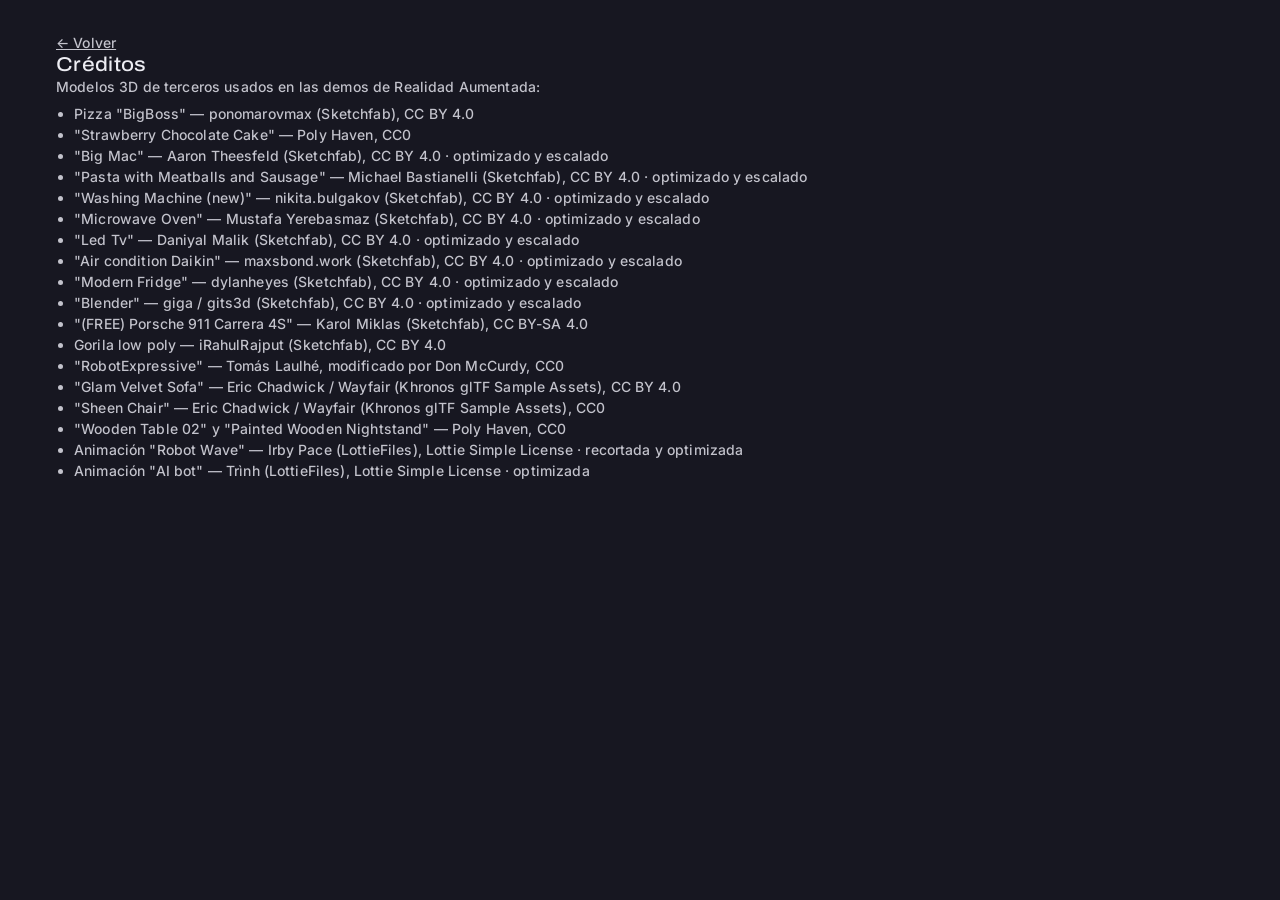
<file: creditos.html>
<!DOCTYPE html>
<html lang="es">
<head>
  <meta charset="UTF-8" />
  <meta name="viewport" content="width=device-width, initial-scale=1, viewport-fit=cover" />
  <title>Créditos · Bruno Rodríguez</title>
  <meta name="robots" content="noindex" />
  <meta name="theme-color" content="#0e1116" />
  <link rel="icon" href="assets/icon.svg?v=2" type="image/svg+xml" />
  <link rel="apple-touch-icon" href="assets/apple-touch-icon.png" />
  <link href="https://fonts.googleapis.com/css2?family=Archivo:wdth,wght@100..125,300..700&family=Inter:wght@300..700&display=swap" rel="stylesheet" />
  <link rel="stylesheet" href="style.css?v=46" />
  <script src="data.js?v=46" defer></script>
</head>
<body>
  <main class="wrap pie" style="border-top: 0; font-size: 14px;">
    <p><a href="./">← Volver</a></p>
    <h1 style="font-size: 20px; color: var(--texto, #fff);">Créditos</h1>
    <p>Modelos 3D de terceros usados en las demos de Realidad Aumentada:</p>
    <ul id="creditos"></ul>
  </main>
  <script>
    addEventListener('DOMContentLoaded', () => {
      for (const cr of window.CV.creditos) {
        const li = document.createElement('li');
        li.textContent = cr;
        document.getElementById('creditos').append(li);
      }
    });
  </script>
</body>
</html>
</file>
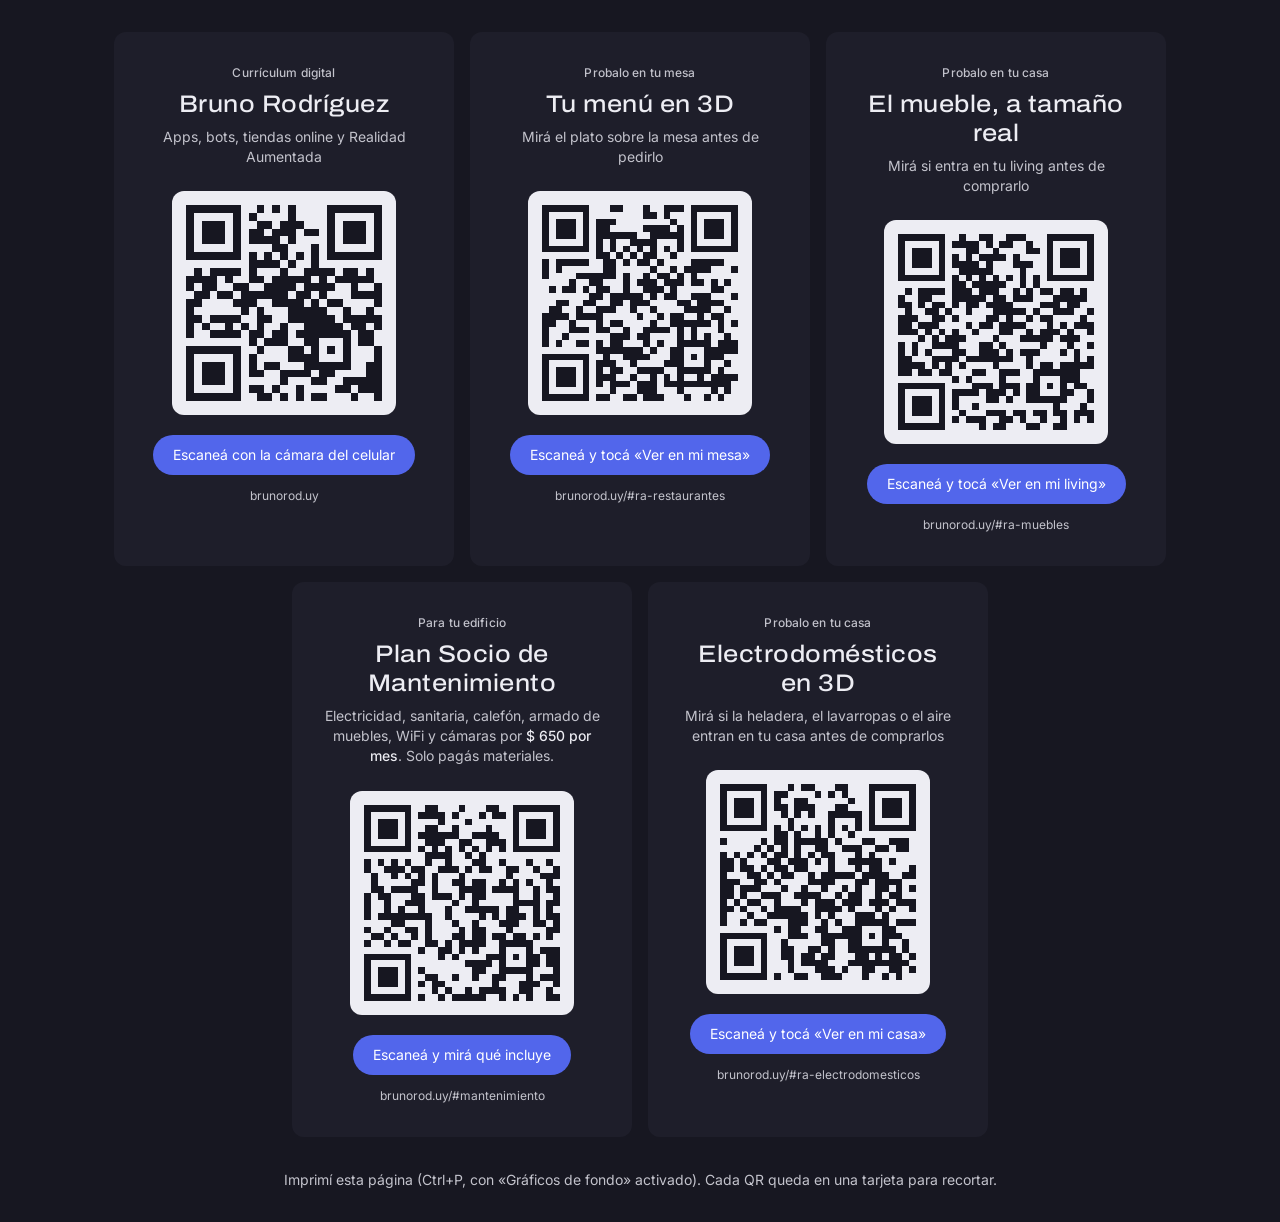
<file: qr.html>
<!DOCTYPE html>
<html lang="es">
<head>
  <meta charset="UTF-8" />
  <meta name="viewport" content="width=device-width, initial-scale=1" />
  <title>QR para imprimir · Bruno Rodríguez</title>
  <meta name="robots" content="noindex" />
  <link rel="icon" href="assets/icon.svg?v=2" type="image/svg+xml" />
  <link rel="apple-touch-icon" href="assets/apple-touch-icon.png" />
  <link rel="preconnect" href="https://fonts.googleapis.com" />
  <link rel="preconnect" href="https://fonts.gstatic.com" crossorigin />
  <link href="https://fonts.googleapis.com/css2?family=Archivo:wdth,wght@100..125,300..700&family=Inter:wght@300..700&display=swap" rel="stylesheet" />
  <style>
    /* Estilo Mercury: fondo onyx, tarjetas grafito, QR sobre placa marfil y una sola píldora cobalto por tarjeta. */
    :root {
      --fondo: #171721; --panel: #1e1e2a; --suave: #c3c3cc; --texto: #ededf3; --acento: #5266eb;
      --titulos: Archivo, Inter, system-ui, sans-serif;
    }
    * { box-sizing: border-box; }
    body { margin: 0; padding: 32px 16px; background: var(--fondo); color: var(--texto); font: 400 16px/1.5 Inter, system-ui, sans-serif; -webkit-print-color-adjust: exact; print-color-adjust: exact; }
    p { margin: 0; }
    .hoja { display: flex; flex-wrap: wrap; gap: 16px; justify-content: center; max-width: 1200px; margin: 0 auto; }
    .tarjeta { width: 340px; max-width: 100%; background: var(--panel); border-radius: 12px; padding: 32px; text-align: center; display: flex; flex-direction: column; align-items: center; }
    .kicker { color: var(--suave); font-size: 12px; font-weight: 480; letter-spacing: 0.01em; }
    h1 { margin: 8px 0 0; font-family: var(--titulos); font-stretch: 112%; font-weight: 480; font-size: 24px; line-height: 1.2; letter-spacing: 0.02em; }
    .desc { margin-top: 8px; color: var(--suave); font-size: 14px; line-height: 1.45; }
    .desc strong { color: var(--texto); font-weight: 480; }
    .placa { margin: 24px auto 20px; background: var(--texto); padding: 14px; border-radius: 12px; }
    .placa img { width: 196px; height: 196px; display: block; }
    .pildora { display: inline-flex; align-items: center; justify-content: center; min-height: 40px; padding: 8px 20px; border-radius: 24px; line-height: 1.3; text-align: center; white-space: nowrap; background: var(--acento); color: #fff; font-size: 14px; }
    .url { font-size: 12px; color: var(--suave); margin-top: 12px; word-break: break-all; }
    .ayuda { text-align: center; color: var(--suave); font-size: 14px; margin-top: 32px; }
    @media print {
      body { padding: 0; }
      .tarjeta { break-inside: avoid; outline: 1px dashed #70707d; }
      .ayuda { display: none; }
    }
  </style>
</head>
<body>
  <div class="hoja">
    <div class="tarjeta">
      <p class="kicker">Currículum digital</p>
      <h1>Bruno Rodríguez</h1>
      <p class="desc">Apps, bots, tiendas online y Realidad Aumentada</p>
      <div class="placa"><img src="assets/qr-web.svg" alt="QR a brunorod.uy" /></div>
      <span class="pildora">Escaneá con la cámara del celular</span>
      <p class="url">brunorod.uy</p>
    </div>
    <div class="tarjeta">
      <p class="kicker">Probalo en tu mesa</p>
      <h1>Tu menú en 3D</h1>
      <p class="desc">Mirá el plato sobre la mesa antes de pedirlo</p>
      <div class="placa"><img src="assets/qr-ra-restaurantes.svg" alt="QR a la demo de Realidad Aumentada para restaurantes" /></div>
      <span class="pildora">Escaneá y tocá «Ver en mi mesa»</span>
      <p class="url">brunorod.uy/#ra-restaurantes</p>
    </div>
    <div class="tarjeta">
      <p class="kicker">Probalo en tu casa</p>
      <h1>El mueble, a tamaño real</h1>
      <p class="desc">Mirá si entra en tu living antes de comprarlo</p>
      <div class="placa"><img src="assets/qr-ra-muebles.svg" alt="QR a la demo de Realidad Aumentada para mueblerías e inmobiliarias" /></div>
      <span class="pildora">Escaneá y tocá «Ver en mi living»</span>
      <p class="url">brunorod.uy/#ra-muebles</p>
    </div>
    <div class="tarjeta">
      <p class="kicker">Para tu edificio</p>
      <h1>Plan Socio de Mantenimiento</h1>
      <p class="desc">Electricidad, sanitaria, calefón, armado de muebles, WiFi y cámaras por <strong>$ 650 por mes</strong>. Solo pagás materiales.</p>
      <div class="placa"><img src="assets/qr-socio.svg" alt="QR al Plan Socio de Mantenimiento" /></div>
      <span class="pildora">Escaneá y mirá qué incluye</span>
      <p class="url">brunorod.uy/#mantenimiento</p>
    </div>
    <div class="tarjeta">
      <p class="kicker">Probalo en tu casa</p>
      <h1>Electrodomésticos en 3D</h1>
      <p class="desc">Mirá si la heladera, el lavarropas o el aire entran en tu casa antes de comprarlos</p>
      <div class="placa"><img src="assets/qr-ra-electrodomesticos.svg" alt="QR a la demo de Realidad Aumentada de electrodomésticos" /></div>
      <span class="pildora">Escaneá y tocá «Ver en mi casa»</span>
      <p class="url">brunorod.uy/#ra-electrodomesticos</p>
    </div>
  </div>
  <p class="ayuda">Imprimí esta página (Ctrl+P, con «Gráficos de fondo» activado). Cada QR queda en una tarjeta para recortar.</p>
</body>
</html>
</file>
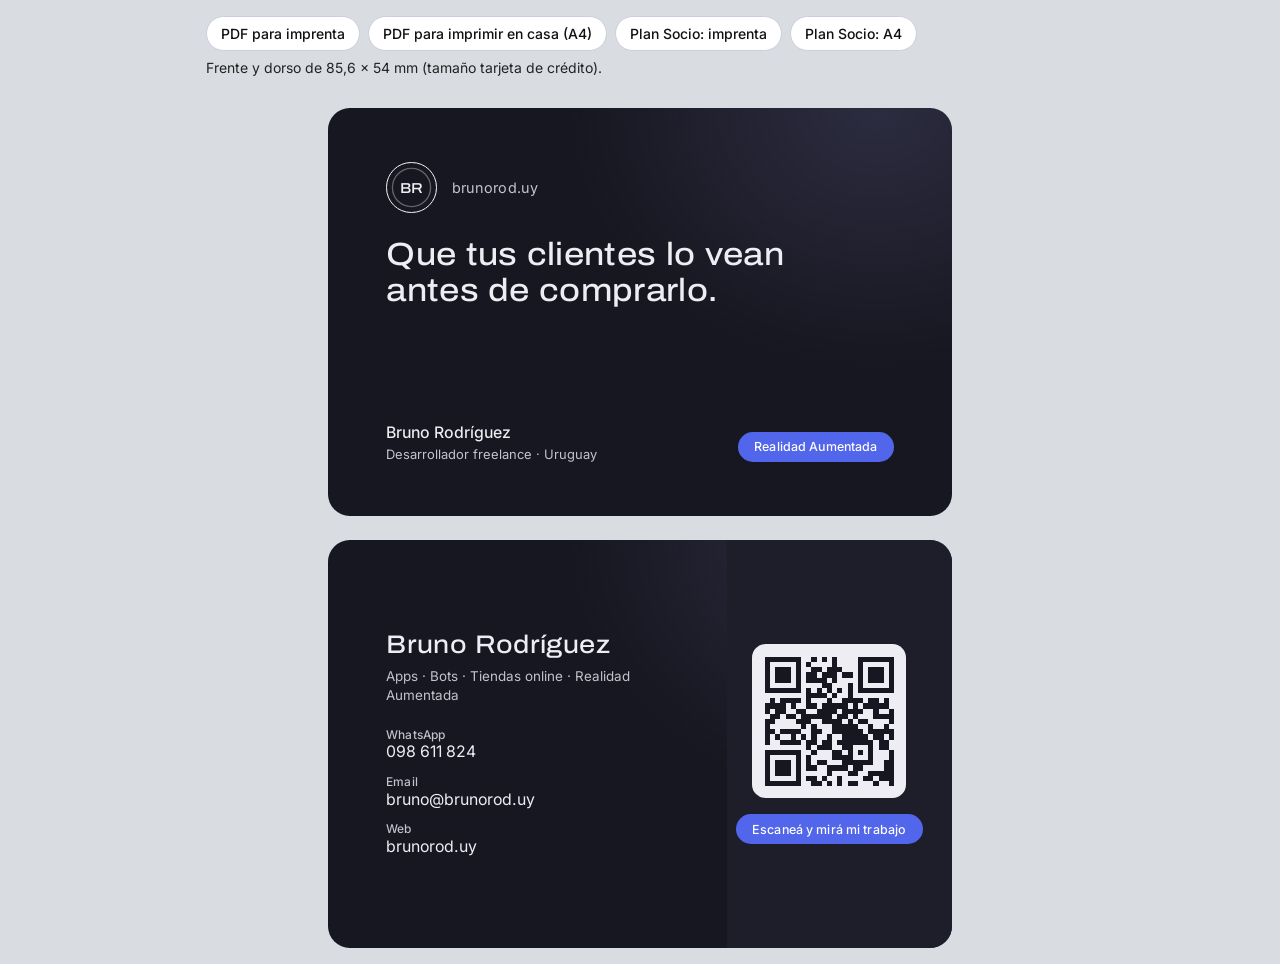
<file: tarjeta-visita.html>
<!DOCTYPE html>
<html lang="es">
<head>
  <meta charset="UTF-8" />
  <meta name="viewport" content="width=device-width, initial-scale=1" />
  <title>Tarjeta de visita · Bruno Rodríguez</title>
  <meta name="robots" content="noindex" />
  <link rel="icon" href="assets/icon.svg?v=2" type="image/svg+xml" />
  <link rel="apple-touch-icon" href="assets/apple-touch-icon.png" />
  <link rel="preconnect" href="https://fonts.googleapis.com" />
  <link rel="preconnect" href="https://fonts.gstatic.com" crossorigin />
  <link href="https://fonts.googleapis.com/css2?family=Archivo:wdth,wght@100..125,300..700&family=Inter:wght@300..700&display=swap" rel="stylesheet" />
  <style>
    /*
      Tarjeta tamaño tarjeta de crédito (ISO ID-1: 85,6 × 54 mm) a doble faz, estilo Mercury.
      ?modo=imprenta → 2 páginas (frente y dorso) de 91,6 × 60 mm: 3 mm de sangrado por lado.
      ?modo=a4       → 2 hojas A4 con 10 tarjetas cada una, para imprimir en casa a doble faz.
      ?tipo=socio    → versión del Plan Socio de Mantenimiento (mismo diseño, otro QR).
    */
    :root {
      --fondo: #171721; --panel: #1e1e2a; --obsidiana: #272735; --borde: #70707d;
      --suave: #c3c3cc; --texto: #ededf3; --acento: #5266eb; --blanco: #ffffff;
      --titulos: Archivo, Inter, Arial, sans-serif;
      --w: 85.6mm; --h: 54mm; --s: 0mm;
    }
    * { box-sizing: border-box; }
    body { margin: 0; background: #d9dde2; font-family: Inter, Arial, sans-serif; -webkit-print-color-adjust: exact; print-color-adjust: exact; }
    p { margin: 0; }

    .cara {
      position: relative; overflow: hidden; flex: none;
      width: calc(var(--w) + 2 * var(--s)); height: calc(var(--h) + 2 * var(--s));
      background: radial-gradient(70% 90% at 88% 0%, #2c2c40 0%, rgba(23, 23, 33, 0) 70%), var(--fondo);
      color: var(--texto);
    }
    /* Marca: anillo doble con las iniciales, como en el menú del sitio. */
    .marca { display: flex; align-items: center; gap: 2.2mm; }
    .logo {
      width: 7.4mm; height: 7.4mm; border-radius: 50%; display: grid; place-items: center;
      border: 0.25mm solid var(--texto); box-shadow: inset 0 0 0 0.7mm var(--fondo), inset 0 0 0 0.9mm rgba(237, 237, 243, 0.35);
      font-family: var(--titulos); font-stretch: 112%; font-weight: 530; font-size: 6pt; letter-spacing: 0.02em;
    }
    .web { font-size: 6pt; color: var(--suave); letter-spacing: 0.01em; }
    .pildora {
      display: inline-flex; align-items: center; height: 4.4mm; padding: 0 2.4mm; border-radius: 3mm;
      background: var(--acento); color: var(--blanco); font-size: 5.2pt; font-weight: 480; letter-spacing: 0.01em; white-space: nowrap;
    }

    /* ---- Frente ---- */
    .frente .marca { position: absolute; left: calc(var(--s) + 5.5mm); top: calc(var(--s) + 5mm); }
    .titular {
      position: absolute; left: calc(var(--s) + 5.5mm); top: calc(var(--s) + 16mm); width: 64mm;
      font-family: var(--titulos); font-stretch: 112%; font-weight: 480; font-size: 13.4pt; line-height: 1.1; letter-spacing: 0.01em;
    }
    .pie { position: absolute; left: calc(var(--s) + 5.5mm); right: calc(var(--s) + 5.5mm); bottom: calc(var(--s) + 5mm); display: flex; align-items: flex-end; justify-content: space-between; gap: 3mm; }
    .firma b { display: block; font-weight: 480; font-size: 6.6pt; }
    .firma span { display: block; margin-top: 0.6mm; font-size: 5.4pt; color: var(--suave); }

    /* ---- Dorso ---- */
    .datos { position: absolute; left: calc(var(--s) + 5.5mm); top: var(--s); bottom: var(--s); width: 44mm; display: flex; flex-direction: column; justify-content: center; }
    .nombre { font-family: var(--titulos); font-stretch: 112%; font-weight: 480; font-size: 10.6pt; line-height: 1.1; letter-spacing: 0.015em; }
    .rol { margin-top: 1.2mm; font-size: 5.6pt; color: var(--suave); line-height: 1.35; }
    .lineas { margin-top: 3.4mm; display: grid; gap: 1.6mm; }
    .linea { font-size: 6.6pt; line-height: 1.3; }
    .linea b { display: block; font-weight: 480; font-size: 5pt; color: var(--suave); letter-spacing: 0.01em; }
    .panel-qr {
      position: absolute; top: 0; right: 0; bottom: 0; width: calc(30mm + var(--s)); padding-right: var(--s);
      background: var(--panel); display: flex; flex-direction: column; align-items: center; justify-content: center; gap: 2.4mm;
    }
    .qr { background: var(--texto); padding: 1.8mm; border-radius: 2mm; }
    .qr img { width: 19mm; height: 19mm; display: block; }

    /* ---- Pantalla ---- */
    .barra { max-width: 900px; margin: 16px auto; padding: 0 16px; display: flex; flex-wrap: wrap; gap: 8px; align-items: center; font-size: 14px; color: #222; }
    .barra a { padding: 8px 14px; border-radius: 32px; background: #fff; color: #111; text-decoration: none; font-weight: 500; border: 1px solid #ccd; }
    .vista { display: flex; flex-wrap: wrap; gap: 24px; justify-content: center; padding: 16px; }
    .vista .cara { border-radius: 3.2mm; zoom: 1.8; }
    .hoja { display: none; }

    @media print {
      body { background: #fff; }
      .barra, .vista { display: none; }
      .hoja { display: flex; break-after: page; }
      .hoja:last-child { break-after: auto; }
    }
    /* Imprenta: una cara por página, con sangrado. */
    body.imprenta .hoja { width: 91.6mm; height: 60mm; }
    /* A4: 10 tarjetas por hoja (2 × 5), centradas. */
    body.a4 .hoja { width: 210mm; height: 297mm; flex-wrap: wrap; align-content: center; justify-content: center; gap: 4mm; padding: 0 17mm; }
  </style>
</head>
<body>
  <div class="barra">
    <a href="?modo=imprenta">PDF para imprenta</a>
    <a href="?modo=a4">PDF para imprimir en casa (A4)</a>
    <a href="?tipo=socio&modo=imprenta">Plan Socio: imprenta</a>
    <a href="?tipo=socio&modo=a4">Plan Socio: A4</a>
    <span>Frente y dorso de 85,6 × 54 mm (tamaño tarjeta de crédito).</span>
  </div>
  <div class="vista" id="vista"></div>

  <template id="t-frente">
    <div class="cara frente">
      <div class="marca"><div class="logo">BR</div><span class="web">brunorod.uy</span></div>
      <p class="titular">Que tus clientes lo vean antes de comprarlo.</p>
      <div class="pie">
        <div class="firma"><b>Bruno Rodríguez</b><span>Desarrollador freelance · Uruguay</span></div>
        <span class="pildora">Realidad Aumentada</span>
      </div>
    </div>
  </template>

  <template id="t-dorso">
    <div class="cara dorso">
      <div class="datos">
        <p class="nombre">Bruno Rodríguez</p>
        <p class="rol">Apps · Bots · Tiendas online · Realidad Aumentada</p>
        <div class="lineas">
          <p class="linea"><b>WhatsApp</b>098 611 824</p>
          <p class="linea"><b>Email</b>bruno@brunorod.uy</p>
          <p class="linea"><b>Web</b>brunorod.uy</p>
        </div>
      </div>
      <div class="panel-qr">
        <div class="qr"><img src="assets/qr-web.svg" alt="QR a brunorod.uy" /></div>
        <span class="pildora">Escaneá y mirá mi trabajo</span>
      </div>
    </div>
  </template>

  <template id="t-frente-socio">
    <div class="cara frente">
      <div class="marca"><div class="logo">BR</div><span class="web">brunorod.uy</span></div>
      <p class="titular">Plan Socio de Mantenimiento</p>
      <div class="pie">
        <div class="firma"><b>Para tu edificio · tu casa · tu comercio</b><span>Solo pagás los materiales</span></div>
        <span class="pildora">$ 650 por mes</span>
      </div>
    </div>
  </template>

  <template id="t-dorso-socio">
    <div class="cara dorso">
      <div class="datos">
        <p class="nombre">Plan Socio</p>
        <p class="rol">Mano de obra incluida · $ 650 por mes</p>
        <div class="lineas">
          <p class="linea"><b>Hogar</b>Electricidad, sanitaria, calefón y pintura</p>
          <p class="linea"><b>Armado y colocación</b>Muebles, cortinas roller, estantes</p>
          <p class="linea"><b>Tecnología</b>WiFi, internet y cámaras de seguridad</p>
          <p class="linea"><b>Bruno Rodríguez · WhatsApp</b>098 611 824</p>
        </div>
      </div>
      <div class="panel-qr">
        <div class="qr"><img src="assets/qr-socio.svg" alt="QR al Plan Socio" /></div>
        <span class="pildora">Escaneá y mirá qué incluye</span>
      </div>
    </div>
  </template>

  <script>
    const params = new URLSearchParams(location.search);
    const modo = params.get('modo') === 'a4' ? 'a4' : 'imprenta';
    // ?tipo=socio usa la versión del Plan Socio de Mantenimiento.
    const sufijo = params.get('tipo') === 'socio' ? '-socio' : '';
    document.body.classList.add(modo);
    const cara = (id) => document.getElementById(id).content.cloneNode(true);
    // Tamaño de página según el modo (Chrome toma el @page para el PDF).
    const pagina = document.createElement('style');
    pagina.textContent = modo === 'a4' ? '@page { size: A4; margin: 0; }' : '@page { size: 91.6mm 60mm; margin: 0; }';
    document.head.append(pagina);
    if (modo === 'imprenta') document.documentElement.style.setProperty('--s', '3mm');

    // Vista previa en pantalla: frente y dorso.
    for (const id of ['t-frente', 't-dorso']) document.getElementById('vista').append(cara(id + sufijo));

    // Hojas para imprimir.
    for (const id of ['t-frente', 't-dorso']) {
      const hoja = document.createElement('div');
      hoja.className = 'hoja';
      for (let i = 0; i < (modo === 'a4' ? 10 : 1); i++) hoja.append(cara(id + sufijo));
      document.body.append(hoja);
    }
  </script>
</body>
</html>
</file>
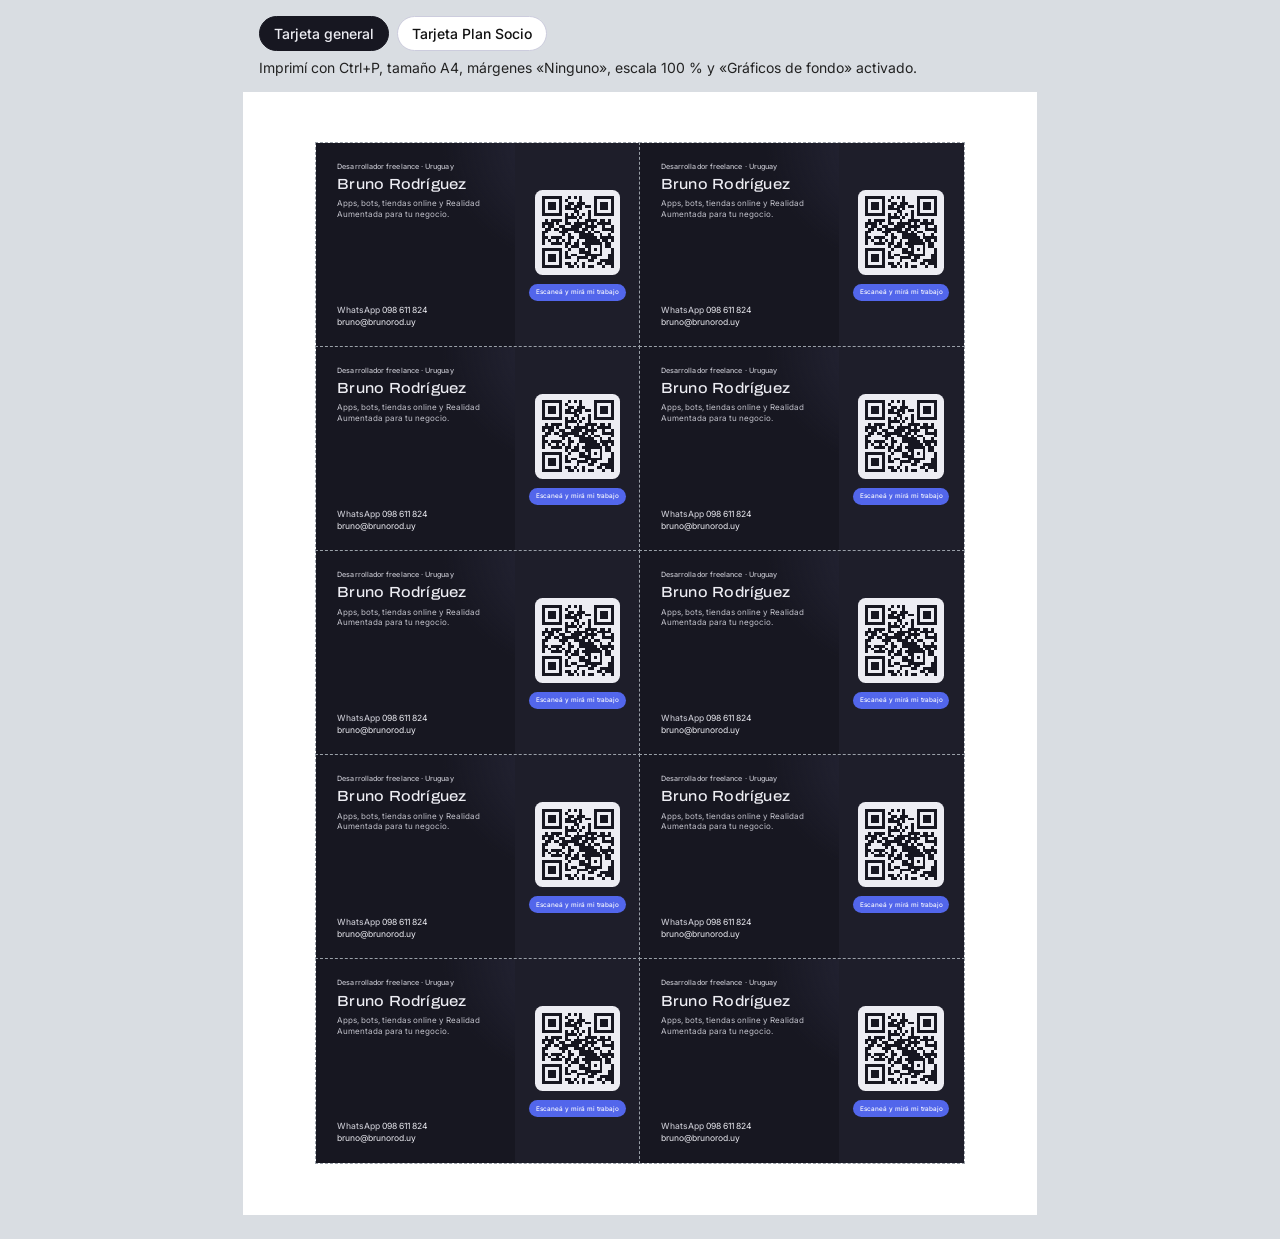
<file: tarjetas.html>
<!DOCTYPE html>
<html lang="es">
<head>
  <meta charset="UTF-8" />
  <meta name="viewport" content="width=device-width, initial-scale=1" />
  <title>Tarjetas para imprimir · Bruno Rodríguez</title>
  <meta name="robots" content="noindex" />
  <link rel="icon" href="assets/icon.svg?v=2" type="image/svg+xml" />
  <link rel="apple-touch-icon" href="assets/apple-touch-icon.png" />
  <link rel="preconnect" href="https://fonts.googleapis.com" />
  <link rel="preconnect" href="https://fonts.gstatic.com" crossorigin />
  <link href="https://fonts.googleapis.com/css2?family=Archivo:wdth,wght@100..125,300..700&family=Inter:wght@300..700&display=swap" rel="stylesheet" />
  <style>
    /* Hoja A4 con 10 tarjetas de 85,6 × 54 mm (tamaño tarjeta de crédito, 2 columnas × 5 filas), estilo Mercury.
       ?tipo=socio muestra la del Plan Socio. */
    @page { size: A4; margin: 0; }
    :root {
      --fondo: #171721; --panel: #1e1e2a; --suave: #c3c3cc; --texto: #ededf3; --acento: #5266eb;
      --titulos: Archivo, Inter, Arial, sans-serif;
    }
    * { box-sizing: border-box; }
    body { margin: 0; background: #d9dde2; font-family: Inter, Arial, sans-serif; color: var(--texto); -webkit-print-color-adjust: exact; print-color-adjust: exact; }
    p { margin: 0; }
    .barra { max-width: 210mm; margin: 16px auto; padding: 0 16px; display: flex; flex-wrap: wrap; gap: 8px; align-items: center; font-size: 14px; color: #222; }
    .barra a { padding: 8px 14px; border-radius: 32px; background: #fff; color: #111; text-decoration: none; font-weight: 500; border: 1px solid #ccd; }
    .barra a.on { background: #171721; color: #ededf3; border-color: #171721; }
    .hoja {
      width: 210mm; height: 297mm; margin: 0 auto 24px; background: #fff;
      display: grid; grid-template-columns: repeat(2, 85.6mm); grid-auto-rows: 54mm;
      justify-content: center; align-content: center; gap: 0;
    }
    .tarjeta {
      position: relative; width: 85.6mm; height: 54mm; overflow: hidden;
      background: radial-gradient(70% 90% at 88% 0%, #2c2c40 0%, rgba(23, 23, 33, 0) 70%), var(--fondo);
      outline: 0.2mm dashed #9aa0a8; outline-offset: -0.1mm;
    }
    .texto { position: absolute; left: 5.5mm; top: 5mm; bottom: 5mm; width: 43mm; display: flex; flex-direction: column; }
    .kicker { font-size: 5.4pt; font-weight: 480; letter-spacing: 0.01em; color: var(--suave); }
    h1 { margin: 1.4mm 0 0; font-family: var(--titulos); font-stretch: 112%; font-weight: 480; font-size: 11pt; line-height: 1.1; letter-spacing: 0.015em; }
    .rol { margin-top: 1.6mm; font-size: 6pt; line-height: 1.35; color: var(--suave); }
    .precio { margin-top: 1.8mm; font-family: var(--titulos); font-stretch: 112%; font-weight: 480; font-size: 11pt; letter-spacing: 0.015em; }
    .precio small { font-family: Inter, Arial, sans-serif; font-size: 6pt; color: var(--suave); }
    .contacto { margin-top: auto; font-size: 6.4pt; line-height: 1.45; }
    .contacto b { font-weight: 480; color: var(--suave); }
    .qr { position: absolute; top: 0; right: 0; bottom: 0; width: 33mm; background: var(--panel); display: flex; flex-direction: column; align-items: center; justify-content: center; gap: 2.4mm; }
    .qr .placa { background: var(--texto); padding: 1.8mm; border-radius: 2mm; }
    .qr img { width: 19mm; height: 19mm; display: block; }
    .pildora { display: inline-flex; align-items: center; height: 4.4mm; padding: 0 1.8mm; border-radius: 3mm; background: var(--acento); color: #fff; font-size: 4.8pt; font-weight: 480; white-space: nowrap; }
    @media print { body { background: #fff; } .barra { display: none; } .hoja { margin: 0; } }
  </style>
</head>
<body>
  <div class="barra">
    <a href="?tipo=cv" id="l-cv">Tarjeta general</a>
    <a href="?tipo=socio" id="l-socio">Tarjeta Plan Socio</a>
    <span>Imprimí con Ctrl+P, tamaño A4, márgenes «Ninguno», escala 100 % y «Gráficos de fondo» activado.</span>
  </div>
  <div class="hoja" id="hoja"></div>

  <template id="t-cv">
    <div class="tarjeta">
      <div class="texto">
        <p class="kicker">Desarrollador freelance · Uruguay</p>
        <h1>Bruno Rodríguez</h1>
        <p class="rol">Apps, bots, tiendas online y Realidad Aumentada para tu negocio.</p>
        <p class="contacto"><b>WhatsApp</b> 098 611 824<br />bruno@brunorod.uy</p>
      </div>
      <div class="qr">
        <div class="placa"><img src="assets/qr-web.svg" alt="QR a brunorod.uy" /></div>
        <span class="pildora">Escaneá y mirá mi trabajo</span>
      </div>
    </div>
  </template>

  <template id="t-socio">
    <div class="tarjeta">
      <div class="texto">
        <p class="kicker">Para tu edificio o tu casa</p>
        <h1>Plan Socio de Mantenimiento</h1>
        <p class="rol">Electricidad, sanitaria, calefón, armado de muebles, WiFi y cámaras. Solo pagás los materiales.</p>
        <p class="precio">$ 650 <small>por mes</small></p>
        <p class="contacto"><b>Bruno Rodríguez</b> · 098 611 824</p>
      </div>
      <div class="qr">
        <div class="placa"><img src="assets/qr-socio.svg" alt="QR al Plan Socio" /></div>
        <span class="pildora">Escaneá y mirá qué incluye</span>
      </div>
    </div>
  </template>

  <script>
    const tipo = new URLSearchParams(location.search).get('tipo') === 'socio' ? 'socio' : 'cv';
    document.getElementById('l-' + tipo).classList.add('on');
    const t = document.getElementById('t-' + tipo);
    for (let i = 0; i < 10; i++) document.getElementById('hoja').append(t.content.cloneNode(true));
  </script>
</body>
</html>
</file>
<file: style.css>
:root {
  /* Mercury — DESIGN.md */
  --fondo: #171721;       /* Onyx Canvas */
  --panel: #1e1e2a;       /* Graphite Card */
  --fondo-2: #272735;     /* Obsidian Button */
  --borde: #70707d;       /* Slate Border */
  --borde-claro: #e2e3ed; /* Mist Border */
  --suave: #c3c3cc;       /* Ash Text */
  --texto: #ededf3;       /* Ivory Text */
  --acento: #5266eb;      /* Cobalt: solo la acción principal */
  --acento-texto: #ffffff;
  --radio: 12px;          /* cards */
  --radio-boton: 32px;    /* buttons, inputs */
  --pildora: 40px;        /* nav, tags */
  /* --hero-foto: url('img/portada.jpg'); */
  --titulos: Archivo, 'Söhne Breit', Inter, system-ui, sans-serif;
  color-scheme: dark;
}

* { box-sizing: border-box; }
html { scroll-behavior: smooth; scroll-padding-top: 72px; -webkit-text-size-adjust: 100%; }
body {
  margin: 0;
  background: var(--fondo);
  color: var(--texto);
  font: 400 16px/1.5 Inter, system-ui, -apple-system, 'Segoe UI', Roboto, sans-serif;
  overflow-x: hidden;
}
img { max-width: 100%; display: block; }
a { color: inherit; }
h1, h2, h3, h4 { font-family: var(--titulos); font-stretch: 112%; line-height: 1.15; margin: 0; font-weight: 480; letter-spacing: 0.015em; }
p { margin: 0; }

.wrap { width: 100%; max-width: 1200px; margin: 0 auto; padding: 0 16px; }

/* Navegación */
.nav {
  position: fixed; top: 0; left: 0; right: 0; z-index: 10;
  display: flex; align-items: center; gap: 12px;
  padding: 12px 16px;
  background: transparent;
  transition: background-color 0.25s ease;
}
.nav.con-fondo {
  background: rgba(23, 23, 33, 0.8);
  backdrop-filter: blur(20px); -webkit-backdrop-filter: blur(20px);
}
.nav-brand {
  flex: none; display: grid; place-items: center;
  width: 40px; height: 40px; border-radius: 50%;
  background: transparent; color: var(--texto);
  border: 1px solid var(--texto); box-shadow: inset 0 0 0 4px var(--fondo), inset 0 0 0 5px rgba(237, 237, 243, 0.35);
  font-weight: 530; text-decoration: none; font-size: 14px;
  position: relative; isolation: isolate;
  transition: text-shadow 0.3s ease;
}
/* Logo animado: una luz cobalto da la vuelta al anillo */
.nav-brand::before {
  content: ''; position: absolute; inset: -1px; border-radius: 50%; z-index: -1;
  background: conic-gradient(from 0deg, transparent 0 62%, rgba(82, 102, 235, 0.5) 80%, #8f9bff 93%, #fff 100%);
  -webkit-mask: radial-gradient(farthest-side, transparent calc(100% - 2px), #000 calc(100% - 1.5px));
          mask: radial-gradient(farthest-side, transparent calc(100% - 2px), #000 calc(100% - 1.5px));
  filter: drop-shadow(0 0 3px rgba(82, 102, 235, 0.9));
  animation: br-orbita 4s linear infinite;
}
.nav-brand:hover::before { animation-duration: 1.4s; }
.nav-brand:hover { text-shadow: 0 0 10px rgba(143, 155, 255, 0.9); }
@keyframes br-orbita { to { transform: rotate(360deg); } }
.nav-links { flex: 1; min-width: 0; display: flex; gap: 4px; overflow-x: auto; scrollbar-width: none; }
.nav-cta { flex: none; min-height: 40px; padding: 0 20px; font-size: 14px; }
.nav-links::-webkit-scrollbar { display: none; }
.nav-links a {
  flex: none; display: inline-flex; align-items: center; min-height: 40px; padding: 0 20px; border-radius: var(--pildora);
  color: var(--texto); text-decoration: none; font-size: 16px; font-weight: 400;
}
.nav-links a:hover { background: rgba(237, 237, 243, 0.08); }

/* Portada */
.hero {
  position: relative; min-height: 100vh; min-height: 100svh;
  display: flex; flex-direction: column; align-items: center; justify-content: center;
  padding-top: 112px; padding-bottom: 72px; text-align: center;
}
.hero::before {
  content: ''; position: absolute; top: 0; bottom: 0; left: calc(50% - 50vw); right: calc(50% - 50vw); z-index: -1;
  background:
    linear-gradient(180deg, rgba(23, 23, 33, 0.55) 0%, rgba(23, 23, 33, 0.35) 45%, #171721 100%),
    var(--hero-foto, radial-gradient(90% 70% at 50% 20%, #34344a 0%, #22222f 45%, #171721 80%));
  background-size: cover; background-position: center;
}
.hero > * { max-width: 640px; }

/* Laptop de fondo que recorre las secciones del sitio */
.laptop {
  position: absolute; left: 50%; top: 50%; z-index: -1;
  width: min(80vw, 920px); max-width: none;
  transform: translate(-50%, -50%);
  opacity: 0.26; pointer-events: none;
  -webkit-mask-image: radial-gradient(75% 75% at 50% 45%, #000 55%, transparent 100%);
          mask-image: radial-gradient(75% 75% at 50% 45%, #000 55%, transparent 100%);
}
.laptop-tapa {
  position: relative; padding: 2.4% 2.4% 3.2%;
  background: linear-gradient(180deg, #2b2b3c 0%, #1d1d29 100%);
  border-radius: 18px 18px 6px 6px; box-shadow: inset 0 0 0 1px rgba(237, 237, 243, 0.22);
}
.laptop-tapa::before {
  content: ''; position: absolute; top: 1%; left: 50%; width: 5px; height: 5px; transform: translateX(-50%);
  border-radius: 50%; background: #3d3d52;
}
.laptop-pantalla { aspect-ratio: 16 / 10; overflow: hidden; border-radius: 6px; background: var(--fondo); }
.laptop-pantalla img { display: block; width: 100%; height: auto; animation: recorrer 35s ease-in-out infinite; }
.laptop-base {
  position: relative; width: 114%; margin-left: -7%; height: clamp(8px, 1.5vw, 16px);
  background: linear-gradient(180deg, #55556b 0%, #34344a 35%, #1f1f2c 100%);
  border-radius: 2px 2px 14px 14px / 2px 2px 10px 10px; box-shadow: inset 0 1px 0 rgba(237, 237, 243, 0.45);
}
.laptop-base::before {
  content: ''; position: absolute; left: 50%; top: 0; width: 14%; height: 38%; transform: translateX(-50%);
  background: #232332; border-radius: 0 0 8px 8px;
}
/* 7 pantallas (cada una 1/7 del alto): se detiene en cada sección y vuelve arriba */
@keyframes recorrer {
  0%, 9%     { transform: translateY(0); }
  13%, 22%   { transform: translateY(-14.2857%); }
  26%, 35%   { transform: translateY(-28.5714%); }
  39%, 48%   { transform: translateY(-42.8571%); }
  52%, 61%   { transform: translateY(-57.1429%); }
  65%, 74%   { transform: translateY(-71.4286%); }
  78%, 90%   { transform: translateY(-85.7143%); }
  96%, 100%  { transform: translateY(0); }
}
/* Bienvenida: sillón 3D que gira, se desarma y se vuelve a armar (sillon3d.js) */
.sillon3d { position: relative; width: min(100%, 440px); aspect-ratio: 4 / 3; margin: 0 auto 24px; }
.sillon3d canvas { display: block; width: 100% !important; height: 100% !important; opacity: 0; transition: opacity 0.6s ease; }
.sillon3d.listo canvas { opacity: 1; }

@media (max-width: 700px) {
  .laptop { top: 0; transform: translate(-50%, 8px); opacity: 0.2; }
  .hero .laptop { top: 72px; }
}
.kicker { color: var(--suave); font-size: 12px; font-weight: 480; letter-spacing: 0.01em; margin-bottom: 16px; }
.hero h1 { font-size: clamp(40px, 10vw, 65px); font-weight: 480; line-height: 1.1; letter-spacing: 0.01em; color: var(--acento-texto); }
.hero-titulo { font-size: 18px; color: var(--texto); font-weight: 480; margin-top: 16px; line-height: 1.35; }
.hero-resumen { color: var(--suave); margin: 16px auto 0; font-size: 16px; line-height: 1.5; }
.hero-acciones { display: flex; flex-wrap: wrap; justify-content: center; gap: 12px; margin-top: 32px; }
.hero-links { display: flex; flex-wrap: wrap; justify-content: center; gap: 8px 24px; margin-top: 24px; }
.hero-links a, .hero-links button {
  padding: 0; border: 0; background: none; cursor: pointer;
  color: var(--suave); font: inherit; font-size: 14px; letter-spacing: 0.005em;
  text-decoration: underline; text-underline-offset: 4px; text-decoration-color: rgba(195, 195, 204, 0.4);
}
.hero-links a:hover, .hero-links button:hover { color: var(--texto); }

.btn {
  display: inline-flex; align-items: center; justify-content: center;
  min-height: 48px; padding: 0 20px; border-radius: var(--radio-boton);
  border: 1px solid var(--texto); background: transparent; color: var(--texto);
  text-decoration: none; font-weight: 400; font-size: 16px;
  transition: background-color 0.15s ease, filter 0.15s ease;
}
.btn:hover { background: rgba(237, 237, 243, 0.08); }
.btn-primario { background: var(--acento); color: var(--acento-texto); border-color: transparent; }
.btn-primario:hover { background: var(--acento); filter: brightness(1.12); }

/* Secciones */
.seccion { padding-top: 72px; padding-bottom: 0; }
/* Robot que cruza la pantalla entre la portada y Realidad Aumentada (robotpaseo.js) */
#ra { position: relative; }
.paseo { position: absolute; top: -72px; left: calc(50% - 50vw); width: 100vw; height: 144px; pointer-events: none; }
.paseo canvas { display: block; width: 100% !important; height: 100% !important; opacity: 0; transition: opacity 0.6s ease; }
.paseo.listo canvas { opacity: 1; }
.seccion-cab { margin-bottom: 32px; }
.seccion h2 { font-size: clamp(28px, 6.5vw, 42px); font-weight: 480; letter-spacing: 0.01em; }
.bajada { color: var(--suave); max-width: 640px; margin-top: 16px; font-size: 18px; line-height: 1.5; }
.sub { font-size: 12px; font-weight: 480; color: var(--suave); letter-spacing: 0.01em; margin: 0 0 12px; }

/* Pestañas (rubros / repos) */
.rubros { display: flex; gap: 8px; overflow-x: auto; padding-bottom: 4px; margin-bottom: 16px; scrollbar-width: none; }
.rubros::-webkit-scrollbar { display: none; }
.rubro {
  flex: none; min-height: 44px; padding: 0 20px; border-radius: var(--pildora);
  border: 0; background: var(--fondo-2); color: var(--texto);
  font: inherit; font-weight: 400; font-size: 15px; cursor: pointer;
  display: inline-flex; align-items: center; gap: 8px;
}
.rubro[aria-selected='true'] { background: var(--acento); color: var(--acento-texto); }
.cuenta { font-size: 12px; padding: 1px 8px; border-radius: var(--pildora); background: rgba(237, 237, 243, 0.1); color: inherit; }
.rubro[aria-selected='true'] .cuenta { background: rgba(255, 255, 255, 0.2); }

/* Realidad Aumentada */
.ra-panel {
  display: grid; gap: 0;
  background: var(--panel); border-radius: var(--radio); overflow: hidden;
}
.ra-visor { position: relative; background: radial-gradient(circle at 50% 40%, #2c2c3e, #171721 70%); }
model-viewer { width: 100%; height: min(62vh, 480px); --poster-color: transparent; --progress-bar-color: transparent; }
.ar-btn {
  position: absolute; left: 50%; bottom: 16px; transform: translateX(-50%);
  display: inline-flex; align-items: center; gap: 8px;
  min-height: 52px; padding: 0 24px; border: 0; border-radius: var(--radio-boton);
  background: var(--acento); color: var(--acento-texto);
  font: inherit; font-weight: 400; font-size: 16px; white-space: nowrap;
  cursor: pointer;
}
.progreso { position: absolute; top: 0; left: 0; right: 0; height: 3px; background: rgba(255, 255, 255, 0.08); transition: opacity 0.3s; }
.progreso.oculto { opacity: 0; }
.progreso-barra { height: 100%; width: 0; background: var(--texto); transition: width 0.2s; }
.ra-aviso { position: absolute; top: 12px; left: 12px; right: 12px; text-align: center; font-size: 13px; color: var(--suave); background: rgba(23, 23, 33, 0.75); padding: 8px 12px; border-radius: var(--pildora); }
.ra-info { padding: 22px 20px 24px; }
.ra-info h3 { font-size: 28px; margin-bottom: 12px; line-height: 1.2; }
.ra-info > p:not(.kicker) { color: var(--suave); }
.modelos { display: flex; flex-wrap: wrap; gap: 8px; margin-top: 16px; }
.modelo {
  min-height: 40px; padding: 0 16px; border-radius: var(--pildora);
  border: 1px solid transparent; background: var(--fondo-2); color: var(--texto);
  font: inherit; font-size: 14px; font-weight: 400; cursor: pointer;
}
.modelo[aria-pressed='true'] { border-color: var(--texto); }
.medidas { margin-top: 12px; font-size: 14px; color: var(--texto); font-variant-numeric: tabular-nums; }
.enlace { display: inline-block; margin-top: 12px; color: var(--texto); font-weight: 480; text-decoration: underline; text-underline-offset: 4px; }
.pasos { margin: 18px 0 0; padding: 16px 16px 16px 36px; border-radius: var(--radio); background: var(--fondo-2); color: var(--suave); font-size: 14px; }
.pasos li + li { margin-top: 4px; }

/* Intro con carrusel */
body.con-intro { overflow: hidden; }
.intro {
  position: fixed; inset: 0; z-index: 50; overflow-y: auto; overflow-x: hidden;
  display: flex; flex-direction: column;
  background:
    linear-gradient(180deg, rgba(23, 23, 33, 0.55) 0%, rgba(23, 23, 33, 0.35) 40%, #171721 88%),
    var(--hero-foto, radial-gradient(90% 60% at 50% 25%, #34344a 0%, #22222f 45%, #171721 80%));
  background-color: var(--fondo); background-size: cover; background-position: center;
  transition: opacity 0.35s ease;
}
.intro.saliendo { opacity: 0; }
.intro[hidden] { display: none; }
.intro-banner {
  display: flex; align-items: center; justify-content: center; gap: 10px;
  padding: 16px; text-align: center;
  background: transparent; color: var(--texto);
  font-size: 14px; font-weight: 400; letter-spacing: 0.005em;
}
.intro-ra { padding: 2px 10px; border-radius: var(--pildora); background: var(--fondo-2); color: var(--texto); font-size: 0.8em; }
.carrusel-ayuda { text-align: center; color: var(--suave); font-size: 12px; font-weight: 480; letter-spacing: 0.01em; }
.carrusel { padding: 12px 0 32px; overflow: hidden; }
.carrusel-pista { display: flex; gap: 12px; width: max-content; animation: desfile 70s linear infinite; }
.carrusel:hover .carrusel-pista, .carrusel:active .carrusel-pista { animation-play-state: paused; }
@keyframes desfile { from { transform: translateX(0); } to { transform: translateX(calc(-50% - 6px)); } }
.carrusel-item {
  flex: none; width: 132px; padding: 10px 10px 12px; border-radius: var(--radio);
  border: 0; background: var(--panel); color: var(--texto);
  font: inherit; font-size: 13px; font-weight: 400; cursor: pointer; text-align: center;
}
.carrusel-item img { width: 112px; height: 112px; margin: 0 auto 6px; object-fit: contain; }
.carrusel-item span { display: block; white-space: nowrap; overflow: hidden; text-overflow: ellipsis; }
.intro-cuerpo { position: relative; isolation: isolate; flex: 1; display: flex; flex-direction: column; justify-content: center; width: 100%; max-width: 640px; margin: 0 auto; padding: 40px 16px 56px; text-align: center; }
.intro-cuerpo h1 { font-size: clamp(32px, 8.4vw, 65px); font-weight: 480; line-height: 1.1; letter-spacing: 0.01em; color: var(--acento-texto); }
.intro-cuerpo > p:not(.kicker) { color: var(--texto); font-size: 17px; font-weight: 480; line-height: 1.35; margin-top: 16px; }
.intro-cuerpo strong { color: var(--texto); }
.intro-acciones { display: flex; flex-wrap: wrap; justify-content: center; gap: 12px; margin-top: 96px; }
.intro-btn { min-height: 52px; padding: 0 24px; }
@media (max-width: 480px) { .intro-btn, .asoma { width: 100%; } }

/* Robot que asoma por detrás del botón y saluda */
.asoma { position: relative; display: flex; isolation: isolate; }
.asoma > .btn { position: relative; z-index: 1; }
.asoma-ventana {
  position: absolute; right: 10px; bottom: calc(100% - 14px); z-index: 0;
  width: 130px; height: 94px; overflow: hidden; pointer-events: none;
}
.asoma-robot {
  position: absolute; left: 0; top: 0; width: 130px; height: 130px;
  transform: translateY(75%); transition: transform 0.45s cubic-bezier(0.5, 0, 0.75, 0);
}
.asoma.saluda .asoma-robot { transform: translateY(-4%); transition: transform 0.6s cubic-bezier(0.25, 1.5, 0.5, 1); }
/* Compañero: robot blanco del lado izquierdo, llega medio segundo después */
.asoma-ventana-izq { right: auto; left: 14px; width: 96px; }
.asoma-robot-2 { top: 14px; left: -31px; width: 164px; height: 92px; transform: translateY(100%); }
.asoma.saluda .asoma-robot-2 { transform: translateY(0); transition-delay: 0.5s; }
@media (prefers-reduced-motion: reduce) {
  .carrusel { overflow-x: auto; }
  .carrusel-pista { animation: none; }
}
@media (min-width: 820px) { .carrusel-item { width: 168px; } .carrusel-item img { width: 148px; height: 148px; } }

/* Plan Socio de Mantenimiento */
.plan {
  display: grid; gap: 24px; padding: 24px 20px;
  border-radius: var(--radio);
  background: var(--panel);
}
.plan-cab .btn { margin-top: 18px; width: 100%; }
.plan-precio { margin-top: 18px; padding: 16px 20px; border-radius: var(--radio); background: var(--fondo); }
.plan-precio span { display: block; font-size: 13px; color: var(--suave); }
.plan-precio strong { font-family: var(--titulos); font-stretch: 112%; font-size: 32px; font-weight: 480; letter-spacing: 0.015em; }
.plan-pasos { list-style: none; margin: 0; padding: 0; display: grid; gap: 14px; }
.plan-pasos li { display: flex; gap: 14px; align-items: flex-start; }
.paso-num { flex: none; display: grid; place-items: center; width: 32px; height: 32px; border-radius: 50%; background: var(--fondo-2); color: var(--texto); font-weight: 480; font-size: 15px; }
.plan-pasos strong { display: block; font-size: 16px; font-weight: 480; }
.plan-pasos p { color: var(--suave); font-size: 14px; }
.plan-sub { margin-top: 32px; }
.incluye { display: grid; grid-template-columns: repeat(auto-fill, minmax(min(100%, 240px), 1fr)); gap: 12px; }
.item { padding: 32px; border-radius: var(--radio); background: var(--panel); min-width: 0; }
.item-icono { display: grid; place-items: center; width: 40px; height: 40px; border-radius: 50%; background: var(--fondo-2); color: var(--texto); margin-bottom: 16px; }
.item-icono svg { width: 22px; height: 22px; }
.item h4 { margin: 0 0 8px; font-size: 21px; line-height: 1.35; }
.item p { color: var(--suave); font-size: 14px; }
.condiciones { margin: 18px 0 0; padding: 16px 16px 16px 34px; border-radius: var(--radio); background: var(--fondo-2); color: var(--suave); font-size: 14px; }
.condiciones li + li { margin-top: 4px; }

/* Proyectos */
.proyectos { display: grid; gap: 12px; }
.proyecto { min-width: 0; background: var(--panel); border-radius: var(--radio); padding: 32px; }
.proyecto h3 { font-size: 28px; margin-bottom: 12px; line-height: 1.2; }
.proyecto > p:not(.etiqueta) { color: var(--suave); }
.etiqueta { font-size: 12px; font-weight: 480; color: var(--suave); letter-spacing: 0.01em; margin-bottom: 8px; }
.galeria { display: flex; gap: 10px; overflow-x: auto; margin-top: 16px; scroll-snap-type: x mandatory; scrollbar-width: thin; }
.galeria img { flex: none; width: 150px; height: auto; border-radius: var(--radio); scroll-snap-align: start; }

.chips { list-style: none; padding: 0; margin: 14px 0 0; display: flex; flex-wrap: wrap; gap: 6px; }
.chips li { padding: 5px 12px; border-radius: var(--pildora); background: var(--fondo-2); font-size: 13px; }
.chips-chicos li { font-size: 12px; padding: 3px 9px; color: var(--suave); }

/* GitHub */
.stats { display: grid; grid-template-columns: repeat(3, 1fr); gap: 10px; margin-bottom: 20px; }
.stat { background: var(--panel); border-radius: var(--radio); padding: 32px 16px; }
.stat strong { display: block; font-family: var(--titulos); font-stretch: 112%; font-size: clamp(24px, 6vw, 32px); font-weight: 480; letter-spacing: 0.015em; }
.stat span { font-size: 13px; color: var(--suave); }
.capturas { display: flex; gap: 12px; overflow-x: auto; margin-bottom: 20px; scroll-snap-type: x mandatory; }
.capturas figure { flex: none; width: min(86vw, 520px); margin: 0; scroll-snap-align: start; }
.capturas img { border-radius: var(--radio); }
.capturas figcaption { font-size: 13px; color: var(--suave); margin-top: 8px; }

.prs { list-style: none; margin: 0; padding: 0; border-radius: var(--radio); overflow: hidden; background: var(--panel); }
.pr { display: flex; gap: 12px; padding: 16px 20px; border-top: 1px solid var(--fondo-2); }
.pr:first-child { border-top: 0; }
.pr-icono {
  flex: none; width: 16px; height: 16px; margin-top: 3px;
  background: var(--texto);
  -webkit-mask: url("data:image/svg+xml,%3Csvg xmlns='http://www.w3.org/2000/svg' viewBox='0 0 16 16'%3E%3Cpath d='M5.45 5.154A4.25 4.25 0 0 0 9.25 7.5h1.378a2.251 2.251 0 1 1 0 1.5H9.25A5.734 5.734 0 0 1 5 7.123v3.505a2.25 2.25 0 1 1-1.5 0V5.372a2.25 2.25 0 1 1 1.95-.218ZM4.25 13.5a.75.75 0 1 0 0-1.5.75.75 0 0 0 0 1.5Zm8.5-4.5a.75.75 0 1 0 0-1.5.75.75 0 0 0 0 1.5ZM5 3.25a.75.75 0 1 0 0 .005V3.25Z'/%3E%3C/svg%3E") center / contain no-repeat;
          mask: url("data:image/svg+xml,%3Csvg xmlns='http://www.w3.org/2000/svg' viewBox='0 0 16 16'%3E%3Cpath d='M5.45 5.154A4.25 4.25 0 0 0 9.25 7.5h1.378a2.251 2.251 0 1 1 0 1.5H9.25A5.734 5.734 0 0 1 5 7.123v3.505a2.25 2.25 0 1 1-1.5 0V5.372a2.25 2.25 0 1 1 1.95-.218ZM4.25 13.5a.75.75 0 1 0 0-1.5.75.75 0 0 0 0 1.5Zm8.5-4.5a.75.75 0 1 0 0-1.5.75.75 0 0 0 0 1.5ZM5 3.25a.75.75 0 1 0 0 .005V3.25Z'/%3E%3C/svg%3E") center / contain no-repeat;
}
.pr-cuerpo { min-width: 0; }
.pr-titulo { font-weight: 480; font-size: 16px; overflow-wrap: anywhere; }
.pr-meta { font-size: 13px; color: var(--suave); margin-top: 4px; }
.merged { display: inline-block; padding: 0 10px; border-radius: var(--pildora); background: var(--fondo-2); color: var(--texto); font-size: 12px; font-weight: 480; }
.mas { color: var(--texto); font-weight: 480; }
.menos { color: var(--suave); font-weight: 480; }

/* Trayectoria */
.dos-col { display: grid; gap: 32px; }
.linea { list-style: none; margin: 0; padding: 0 0 0 20px; border-left: 1px solid var(--borde); }
.linea li { position: relative; padding-bottom: 22px; }
.linea li::before { content: ''; position: absolute; left: -26.5px; top: 6px; width: 12px; height: 12px; border-radius: 50%; background: var(--texto); border: 3px solid var(--fondo); }
.linea h3 { font-size: 18px; margin-bottom: 4px; line-height: 1.35; }
.linea li > p:not(.etiqueta) { color: var(--suave); font-size: 15px; }
.lista { margin: 0 0 28px; padding-left: 20px; color: var(--suave); }

/* Contacto */
.contacto { padding-bottom: 72px; }
.contacto h2 { margin-bottom: 32px; }
.contacto-grid { display: grid; grid-template-columns: repeat(auto-fit, minmax(150px, 1fr)); gap: 10px; }
.contacto-card { display: block; padding: 20px; border-radius: var(--radio); background: var(--panel); border: 1px solid transparent; text-decoration: none; min-width: 0; }
.contacto-card:hover { border-color: var(--borde); }
.contacto-card span { display: block; font-size: 13px; color: var(--suave); }
.contacto-card strong { display: block; font-size: 15px; overflow-wrap: anywhere; }
.contacto-card:first-child { background: var(--acento); color: var(--acento-texto); border-color: var(--acento); }
.contacto-card:first-child span { color: var(--acento-texto); opacity: 0.8; }
.contacto-card:first-child:hover { filter: brightness(1.12); border-color: var(--acento); }

/* Formulario de contacto */
.form-contacto { margin-top: 32px; padding: 32px; border-radius: var(--radio); background: var(--panel); display: grid; gap: 14px; max-width: 720px; }
.form-contacto h3 { font-size: 21px; }
.form-ayuda { color: var(--suave); font-size: 14px; margin-top: -8px; }
.form-fila { display: grid; gap: 14px; }
.form-contacto label { display: grid; gap: 6px; font-size: 14px; color: var(--suave); }
.form-contacto input, .form-contacto select, .form-contacto textarea {
  width: 100%; padding: 14px 20px; border-radius: var(--radio-boton); border: 1px solid var(--borde-claro);
  background: transparent; color: var(--texto); font: inherit; font-size: 16px;
}
.form-contacto textarea { resize: vertical; min-height: 120px; border-radius: 24px; }
.form-contacto ::placeholder { color: var(--suave); }
.form-contacto select option { background: var(--panel); }
.form-contacto input:focus, .form-contacto select:focus, .form-contacto textarea:focus { outline: 2px solid var(--texto); outline-offset: 2px; border-color: var(--texto); }
.form-contacto .btn { justify-self: start; min-width: 200px; }
.form-contacto .btn[disabled] { opacity: 0.6; cursor: wait; }
.form-estado { font-size: 14px; min-height: 1.4em; }
.form-estado.ok { color: var(--texto); }
.form-estado.error { color: var(--texto); font-weight: 480; }
.trampa { position: absolute; left: -9999px; width: 1px; height: 1px; overflow: hidden; }
/* Verificación anti-robots de Cloudflare (Turnstile) */
.turnstile { min-height: 65px; }

/* Botón flotante de WhatsApp */
.wa-flotante {
  position: fixed; right: 18px; bottom: calc(18px + env(safe-area-inset-bottom, 0px)); z-index: 40;
  width: 58px; height: 58px; border-radius: 50%; display: grid; place-items: center;
  background: var(--acento); color: var(--acento-texto);
  transition: transform 0.15s ease;
}
.wa-flotante:hover { transform: scale(1.06); }
.wa-flotante svg { width: 32px; height: 32px; }

.pie { padding-top: 32px; padding-bottom: 100px; border-top: 1px solid var(--fondo-2); color: var(--suave); font-size: 12px; font-weight: 480; letter-spacing: 0.01em; }
.pie ul { padding-left: 18px; margin: 6px 0 12px; }
.pie a { color: inherit; }

@media (min-width: 820px) {
  .nav { padding: 12px 32px; }
  .nav-links { justify-content: center; }
  .nav-cta { font-size: 16px; }
  .form-fila { grid-template-columns: 1fr 1fr; }
  .ra-panel { grid-template-columns: 1.4fr 1fr; }
  model-viewer { height: 520px; }
  .ra-info { padding: 40px; align-self: center; }
  .proyectos { grid-template-columns: 1fr 1fr; }
  .proyecto.con-imagenes { grid-column: 1 / -1; }
  .galeria img { width: 200px; }
  .dos-col { grid-template-columns: 1.4fr 1fr; }
  .plan { grid-template-columns: 1.1fr 1fr; padding: 40px; align-items: center; }
  .plan-cab .btn { width: auto; }
}

/* PC: texto a la izquierda, sillón a la derecha */
@media (min-width: 960px) {
  .intro-cuerpo {
    display: grid; grid-template-columns: minmax(0, 1fr) minmax(0, 1.05fr);
    grid-template-rows: auto auto auto auto; align-content: center;
    column-gap: 64px; max-width: 1200px; padding: 32px 40px 48px; text-align: left;
  }
  .intro-cuerpo > :not(.sillon3d) { grid-column: 1; }
  .intro .sillon3d { grid-column: 2; grid-row: 1 / span 4; align-self: center; width: 100%; margin: 0; }
  .intro-cuerpo h1 { font-size: clamp(40px, 4.2vw, 58px); }
  .intro-acciones { justify-content: flex-start; }
  .intro-acciones .asoma .intro-btn { min-width: 320px; }
}

/* Portada: la laptop de fondo no compite con el título */
.hero .laptop { opacity: 0.22; }
.hero .laptop-pantalla img { filter: blur(3px); }
</file>
